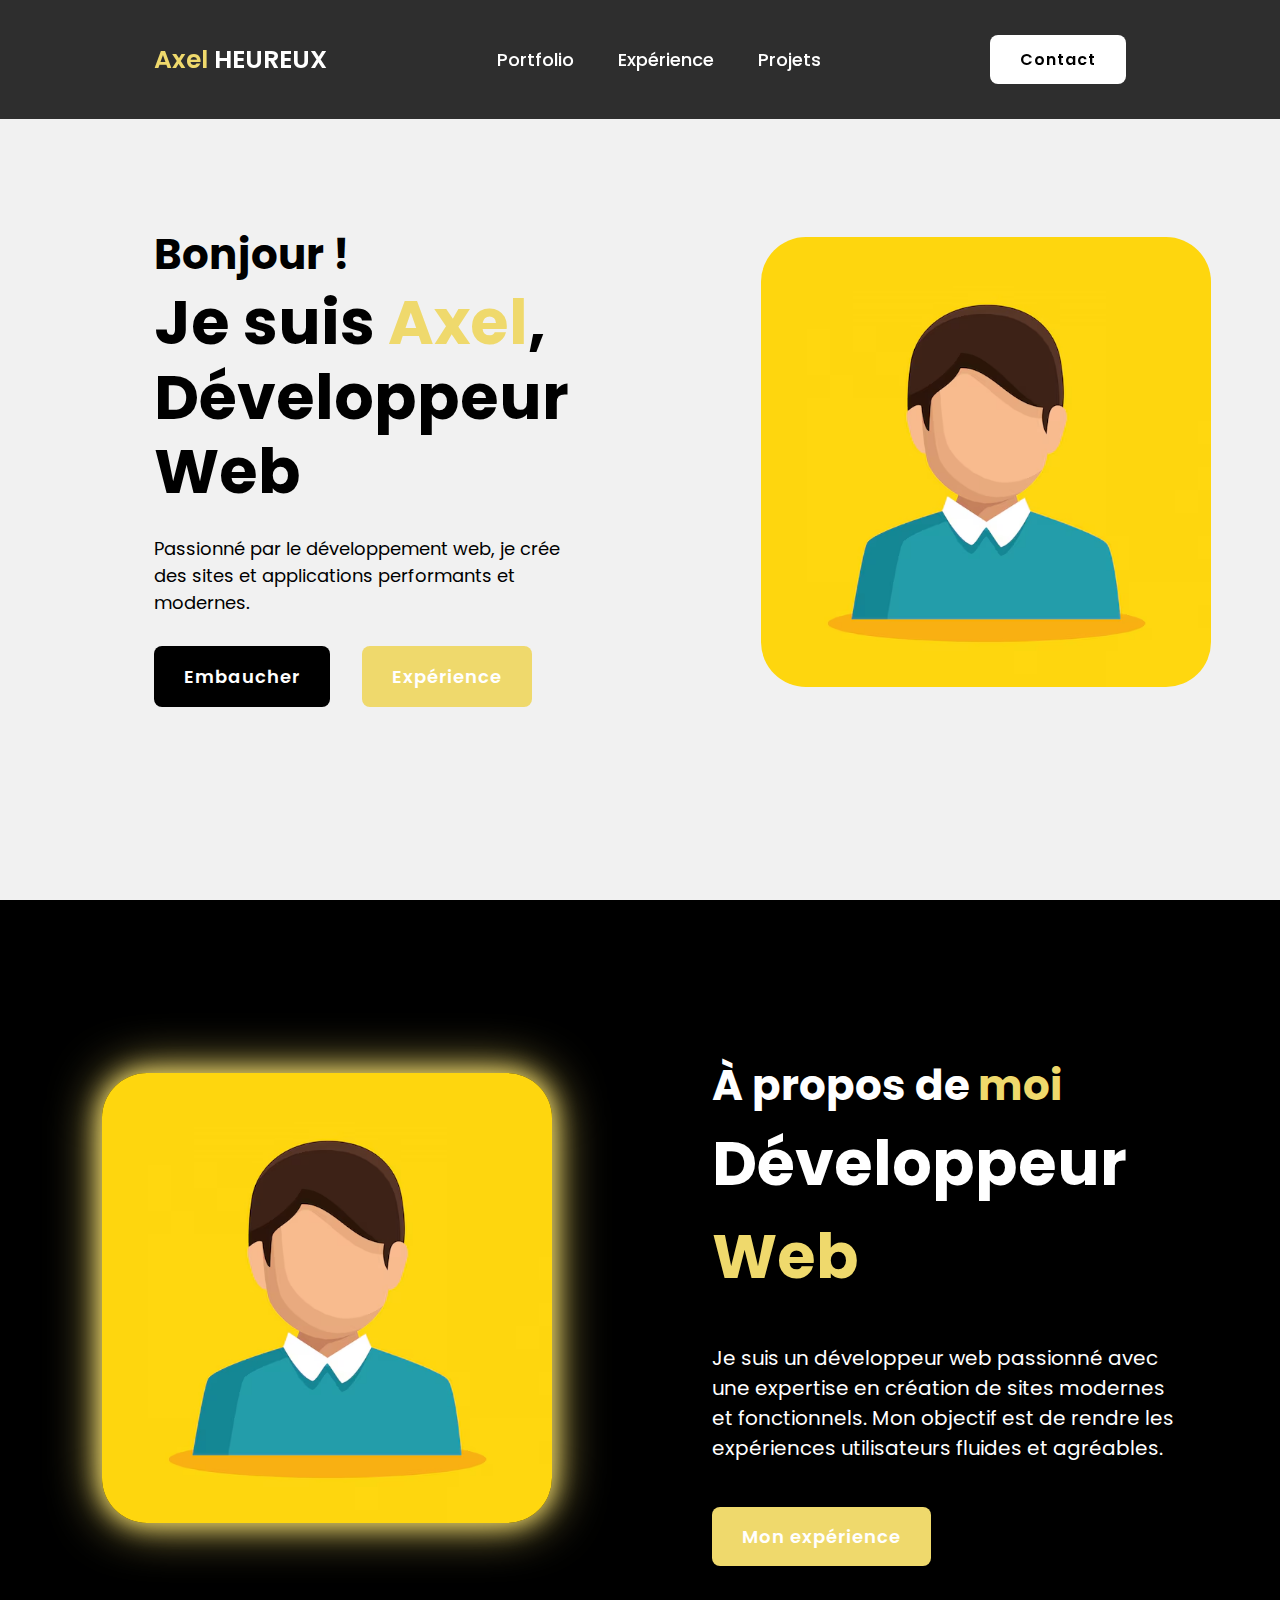
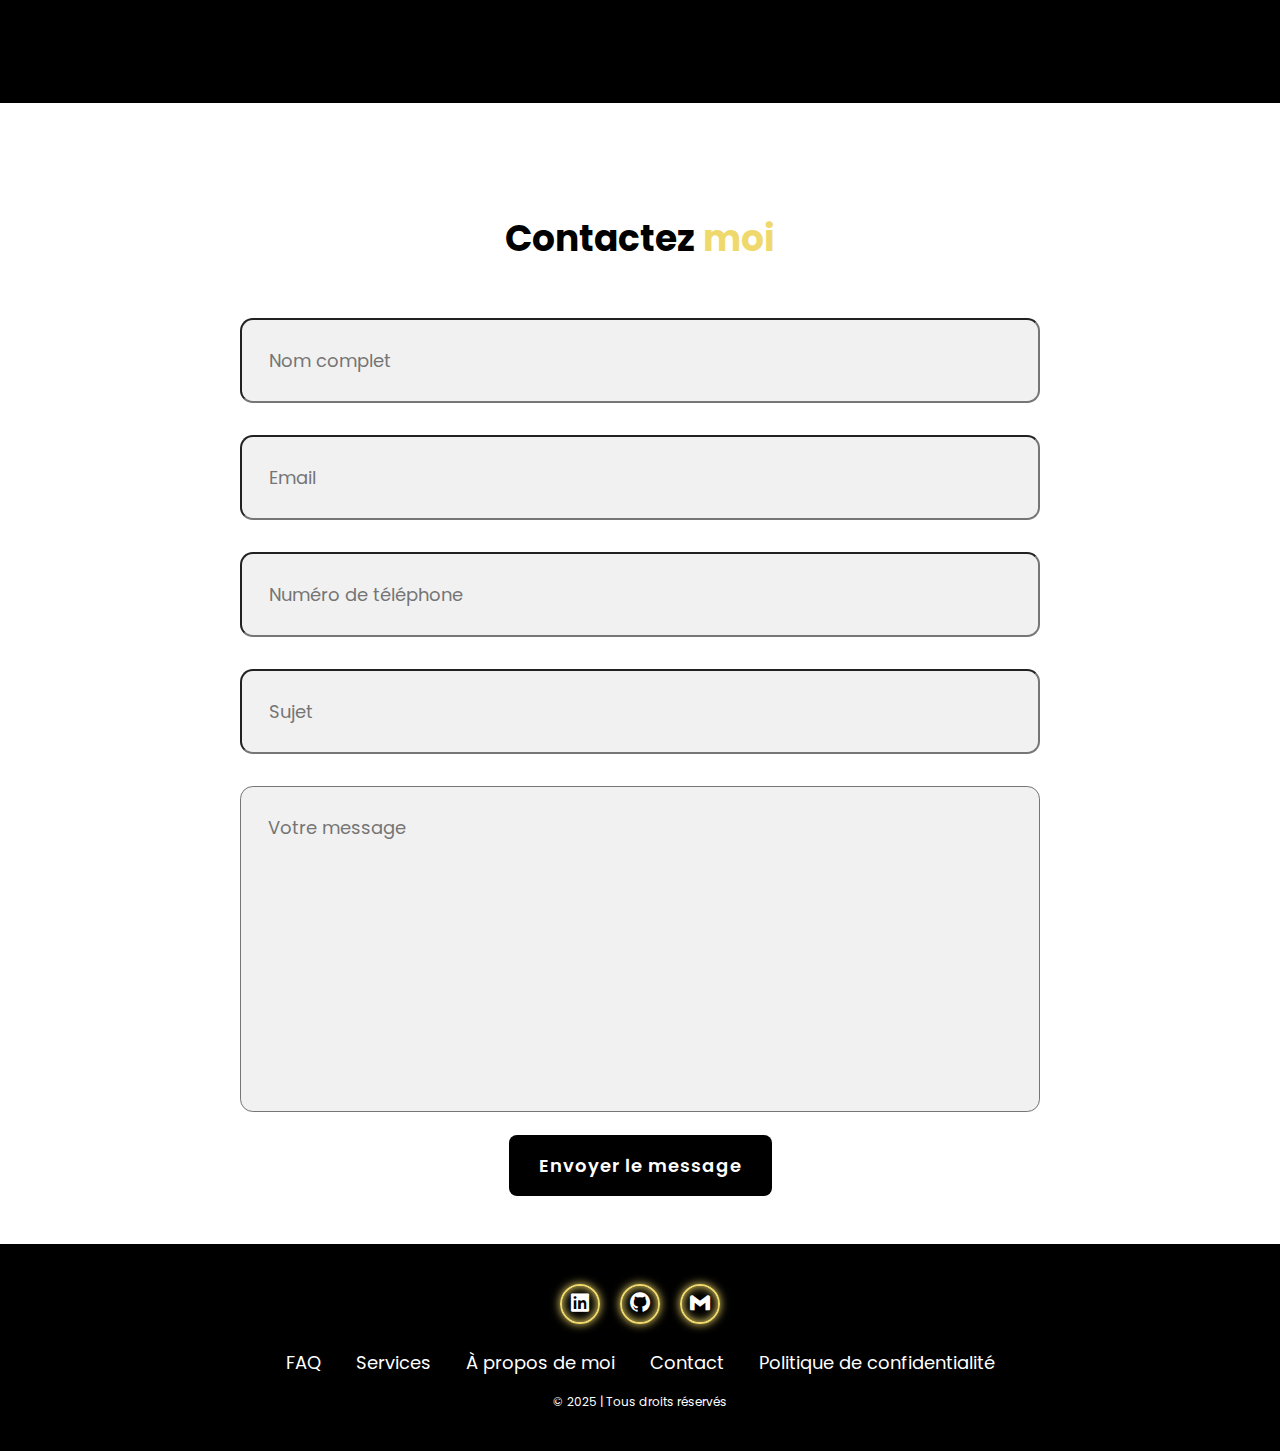
<file: index.html>
<!DOCTYPE html>
<html lang="fr">
<head>
	<meta charset="UTF-8">
	<meta name="viewport" content="width=device-width, initial-scale=1.0">
	<!-- Lien vers la feuille de style -->
	<link rel="stylesheet" href="stylesheet/styles.css">
	<!-- Lien vers les icônes Boxicons -->
	<link href='https://unpkg.com/boxicons@2.1.4/css/boxicons.min.css' rel='stylesheet'>
	<!-- Préconnexion pour les polices Google -->
	<link rel="preconnect" href="https://fonts.googleapis.com">
	<link rel="preconnect" href="https://fonts.gstatic.com" crossorigin>
	<!-- Lien vers la police Poppins -->
	<link href="https://fonts.googleapis.com/css2?family=Poppins:wght@100;200;300;400;500;600;700;800;900&display=swap" rel="stylesheet">	
	<title>Mon portfolio</title>
</head>
<body>

	<!-- Header du site -->
	<header class="header">
		<!-- Logo -->
		<a href="#" class="logo"><span>Axel</span> HEUREUX</a>

		<!-- Navigation principale -->
		<nav class="navbar">
			<a href="index.html" class="active">Portfolio</a>
			<a href="#experience">Expérience</a>
			<a href="#projets">Projets</a>
		</nav>

		<!-- Bouton de contact -->
		<a href="#contact" class="contact">Contact</a>
	</header>

	<!-- Section d'accueil -->
	<section class="home">
		<div class="home-content">
			<h3>Bonjour !</h3>
			<h1>Je suis <span>Axel</span>, Développeur Web</h1>
			<p>Passionné par le développement web, je crée des sites et applications performants et modernes.</p>
			
			<!-- Boutons d'action -->
			<div class="btn-box">
				<button class="btn-1">Embaucher</button>
				<button class="btn-2">Expérience</button>
			</div>
		</div>
		<div class="img-box">
			<img src="assets/images/avatar.avif" alt="Photo d'Axel">
		</div>
	</section>

	<!-- Section à propos -->
	<section class="about" id="about">
		<div class="about-img">
			<img src="assets/images/avatar.avif" alt="Photo d'Axel">
		</div>

		<div class="about-content">
			<h2 class="heading">À propos de <span>moi</span></h2>
			<h3>Développeur <span>Web</span></h3>
			<p>Je suis un développeur web passionné avec une expertise en création de sites modernes et fonctionnels. Mon objectif est de rendre les expériences utilisateurs fluides et agréables.</p>
			<a href="#experience" class="btn-2">Mon expérience</a>
		</div>
	</section>

	<!-- Section de contact -->
	<section class="contact-form" id="contact">
		<h2 class="contact-me">Contactez <span>moi</span></h2>

		<form action="process_form.php" method="POST">
			<!-- Champs de texte pour le nom et l'email -->
			<div class="input-box">
				<input type="text" name="name" placeholder="Nom complet" required>
				<input type="email" name="email" placeholder="Email" required>
			</div>
		
			<!-- Champs pour le téléphone et le sujet -->
			<div class="input-box">
				<input type="number" name="phone" placeholder="Numéro de téléphone" required>
				<input type="text" name="subject" placeholder="Sujet" required>
			</div>
		
			<!-- Zone de texte pour le message -->
			<textarea name="message" cols="30" rows="10" placeholder="Votre message" required></textarea>
			
			<!-- Bouton d'envoi -->
			<input type="submit" value="Envoyer le message" class="btn-1">
		</form>
		
	</section>

	<!-- Footer -->
	<footer class="footer">
		<!-- Liens vers les réseaux sociaux -->
		<div class="social">
			<a href="https://www.linkedin.com/in/axel-heureux-4a0858303/"><i class='bx bxl-linkedin-square'></i></a>
			<a href="https://github.com/axel-heureux"><i class='bx bxl-github'></i></a>
			<a href="mailto:heureuxaxel@gmail.com?subject=Demande%20d'information&body=Bonjour," target="_blank">
				<i class='bx bxl-gmail'></i>
			</a>
		</div>

		<!-- Liste de liens importants -->
		<ul class="list">
			<li><a href="#">FAQ</a></li>
			<li><a href="#">Services</a></li>
			<li><a href="#">À propos de moi</a></li>
			<li><a href="#">Contact</a></li>
			<li><a href="#">Politique de confidentialité</a></li>
		</ul>

		<!-- Copyright -->
		<p class="copyright">© 2025 | Tous droits réservés</p>
	</footer>

</body>
</html>
</file>
<file: stylesheet/styles.css>
/* Reset de style général */
* {
    margin: 0;
    padding: 0;
    box-sizing: border-box;
    font-family: 'Poppins', sans-serif;
    text-decoration: none;
    list-style: none;
}

/* HEADER */
.header {
    position: fixed;
    top: 0;
    left: 0;
    width: 100%;
    padding: 35px 12%;
    background: rgba(0, 0, 0, 0.81);
    backdrop-filter: blur(10px); /* Effet flou sur l'arrière-plan */
    display: flex;
    justify-content: space-between;
    align-items: center;
    z-index: 100; /* Placer l'en-tête au-dessus des autres éléments */
}

/* Logo */
.logo {
    font-size: 25px;
    color: white;
    font-weight: 600;
    transition: 0.3s ease;
}

.logo:hover {
    color: #efd96c; /* Changement de couleur au survol */
    text-shadow: 0 0 25px #efd96c;
    transform: scale(1.1); /* Légère agrandissement au survol */
}

/* Span pour le texte en jaune */
span {
    color: #efd96c;
}

/* Navigation principale */
.navbar a {
    font-size: 18px;
    color: white;
    font-weight: 500;
    margin: 0 20px;
    border-bottom: 3px solid transparent;
    transition: 0.3s ease;
}

.navbar a:hover {
    color: #efd96c;
    border-bottom: 3px solid #efd96c; /* Soulignement au survol */
}

/* Bouton de contact */
.contact {
    padding: 10px 28px;
    background-color: white;
    color: black;
    border: 2px solid transparent;
    border-radius: 8px;
    font-size: 16px;
    letter-spacing: 1px;
    font-weight: 600;
    transition: 0.3s ease;
}

.contact:hover {
    background-color: #efd96c;
    box-shadow: 0 0 25px #efd96c; /* Ombre au survol */
    color: white;
}

/* SECTION ACCUEIL */
.home {
    width: 100%;
    min-height: 100vh;
    background: rgb(241, 241, 241);
    display: flex;
    align-items: center;
    gap: 12em; /* Espacement entre le texte et l'image */
    padding: 30px 12% 0;
}

/* Contenu de la section d'accueil */
.home-content {
    max-width: 800px;
}

.home-content h3 {
    font-size: 42px;
}

.home-content h1 {
    font-size: 62px;
    line-height: 1.2;
}

.home-content p {
    font-size: 18px;
    margin: 25px 0 30px;
}

/* Boîte de boutons dans l'accueil */
.btn-box {
    width: 345px;
    display: flex;
    gap: 2em;
}

/* Bouton 1 (ex : "Embaucher") */
.btn-1 {
    padding: 15px 28px;
    background-color: black;
    color: white;
    border: 2px solid transparent;
    border-radius: 8px;
    font-size: 18px;
    letter-spacing: 1px;
    font-weight: 600;
    transition: 0.3s ease;
    cursor: pointer;
}

.btn-1:hover {
    background-color: white;
    color: black;
    border: 2px solid black;
}

/* Bouton 2 (ex : "Expérience") */
.btn-2 {
    padding: 15px 28px;
    background-color: #efd96c;
    color: white;
    border: 2px solid transparent;
    border-radius: 8px;
    font-size: 18px;
    letter-spacing: 1px;
    font-weight: 600;
    transition: 0.3s ease;
    cursor: pointer;
}

.btn-2:hover {
    background-color: white;
    color: #efd96c;
}

/* Image de la section d'accueil */
.img-box img {
    border-radius: 10%;
    width: 450px;
}

/* SECTION À PROPOS */
.about {
    display: flex;
    justify-content: center;
    align-items: center;
    padding: 12% 8%;
    gap: 10em;
    background-color: black;
}

/* Image de la section à propos */
.about-img img {
    position: relative;
    width: 450px;
    box-shadow: 0 0 25px #efd96c, 0 0 50px #efd96c; /* Ombres autour de l'image */
    border-radius: 10%;
}

/* Titre de la section à propos */
.about-content h2 {
    text-align: left;
    color: white;
    font-size: 42px;
}

.about-content h3 {
    font-size: 62px;
    color: white;
}

.about-content p {
    color: white;
    font-size: 20px;
    margin: 2em 0 3em;
}

/* SECTION DE CONTACT */
.contact-form h2 {
    text-align: center;
    margin-top: 3em;
    margin-bottom: 1em;
    font-size: 36px;
}

/* Formulaire de contact */
.contact-form form {
    max-width: 50em;
    margin: 1rem auto;
    text-align: center;
    margin-bottom: 3em;
}

.contact-form form .input-box {
    display: flex;
    justify-content: center;
    flex-wrap: wrap;
}

/* Champs du formulaire */
.contact-form form .input-box input,
.contact-form form textarea {
    width: 100%;
    padding: 1.5em;
    font-size: 18px;
    color: black;
    background: rgb(241, 241, 241);
    border-radius: .8rem;
    margin: 1rem 0;
    resize: none;
}

/* FOOTER */
.footer {
    position: relative;
    bottom: 0;
    width: 100%;
    padding: 40px 0;
    background-color: black;
}

/* Liens des réseaux sociaux dans le footer */
.footer .social {
    text-align: center;
    padding-bottom: 25px;
    color: white;
}

.footer .social a {
    font-size: 24px;
    color: white;
    border: 2px solid #efd96c;
    width: 40px;
    height: 40px;
    line-height: 38px;
    display: inline-block;
    text-align: center;
    border-radius: 50%;
    margin: 0 8px;
    box-shadow: inset 0 0 10px #efd96c, 0 0 10px #efd96c;
    transition: 0.3s ease;
}

.footer .social a:hover {
    transform: scale(1.2) translateY(-10px); /* Animation au survol */
    color: #efd96c;
    border: 2px solid #efd96c;
}

/* Liste de liens dans le footer */
.footer ul {
    margin-top: 0;
    padding: 0;
    font-size: 18px;
    line-height: 1.6;
    margin-bottom: 0;
    text-align: center;
}

.footer ul li a {
    color: white;
    border-bottom: 3px solid transparent;
    transition: 0.3s ease;
}

.footer ul li a:hover {
    border-bottom: 3px solid #efd96c;
}

.footer ul li {
    display: inline-block;
    padding: 0 15px;
}

/* Copyright dans le footer */
.footer .copyright {
    margin-top: 15px;
    text-align: center;
    font-size: 12px;
    color: white;
}
</file>
